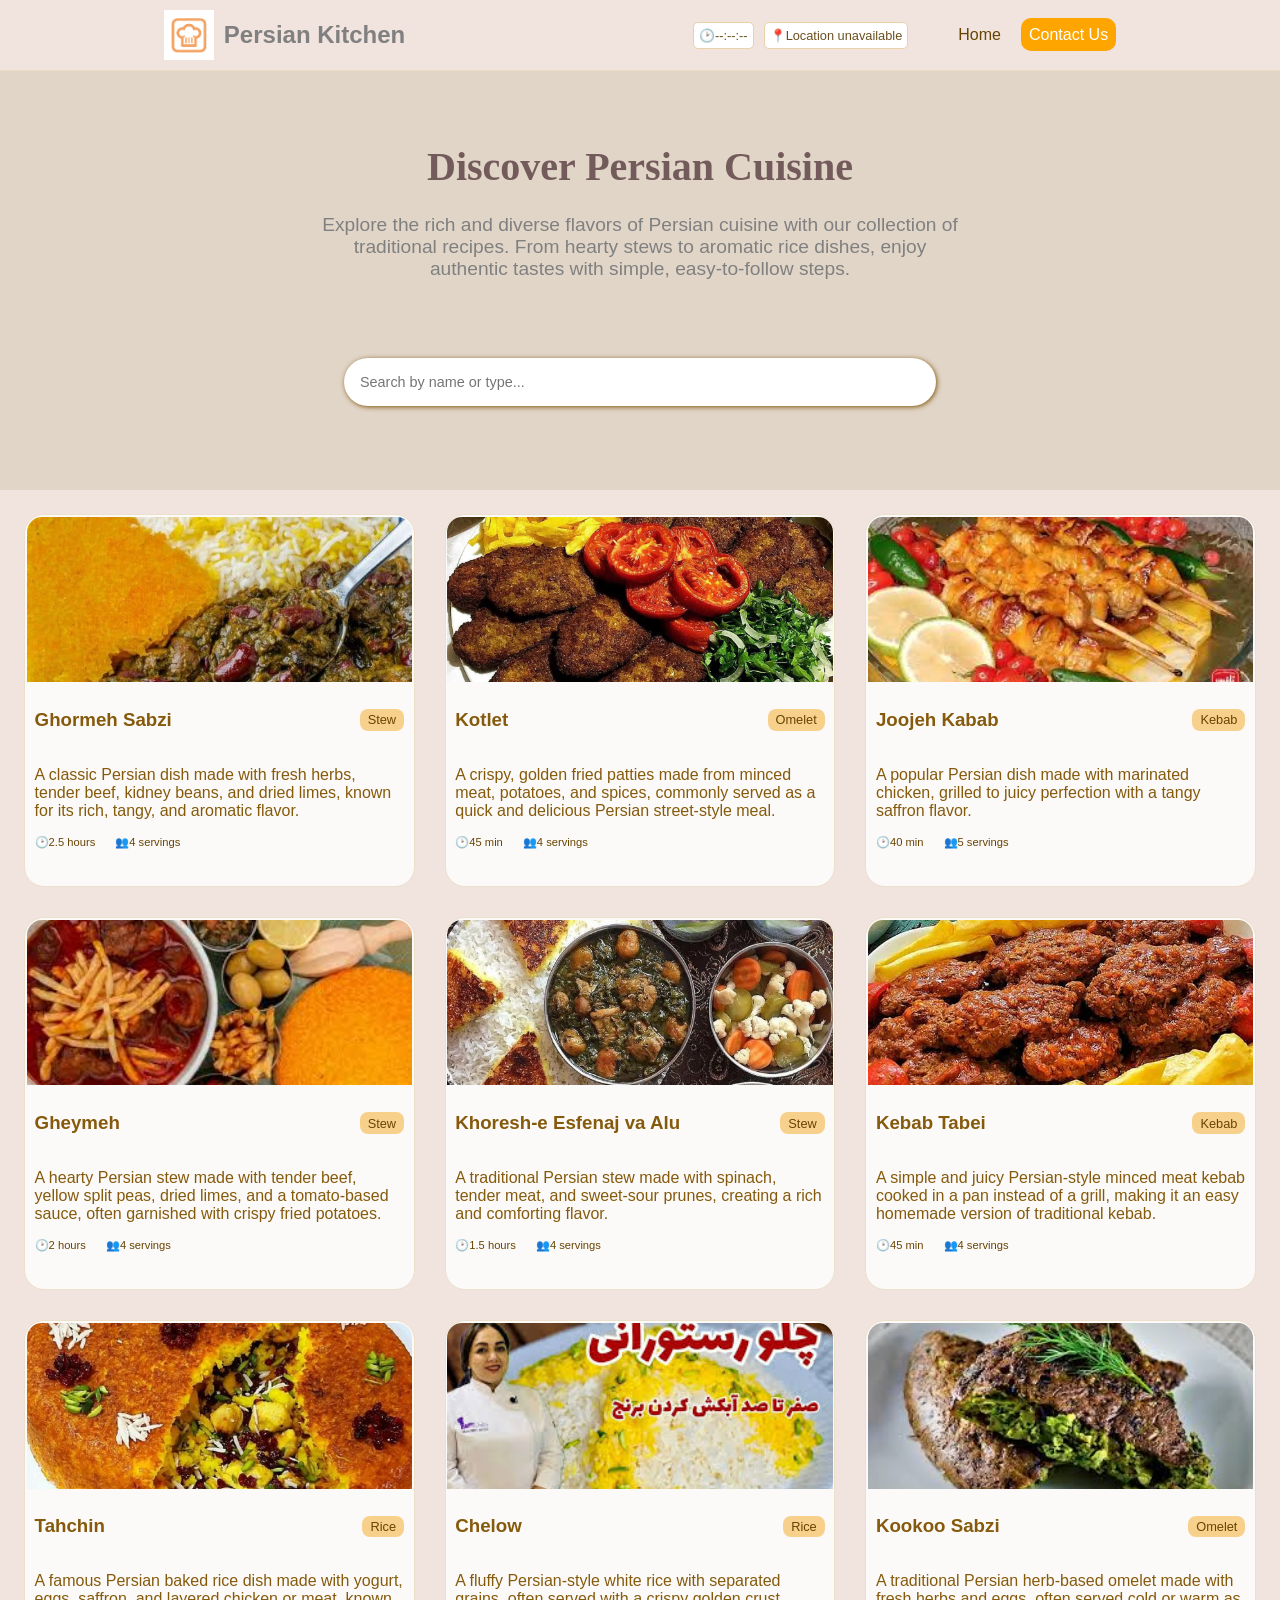
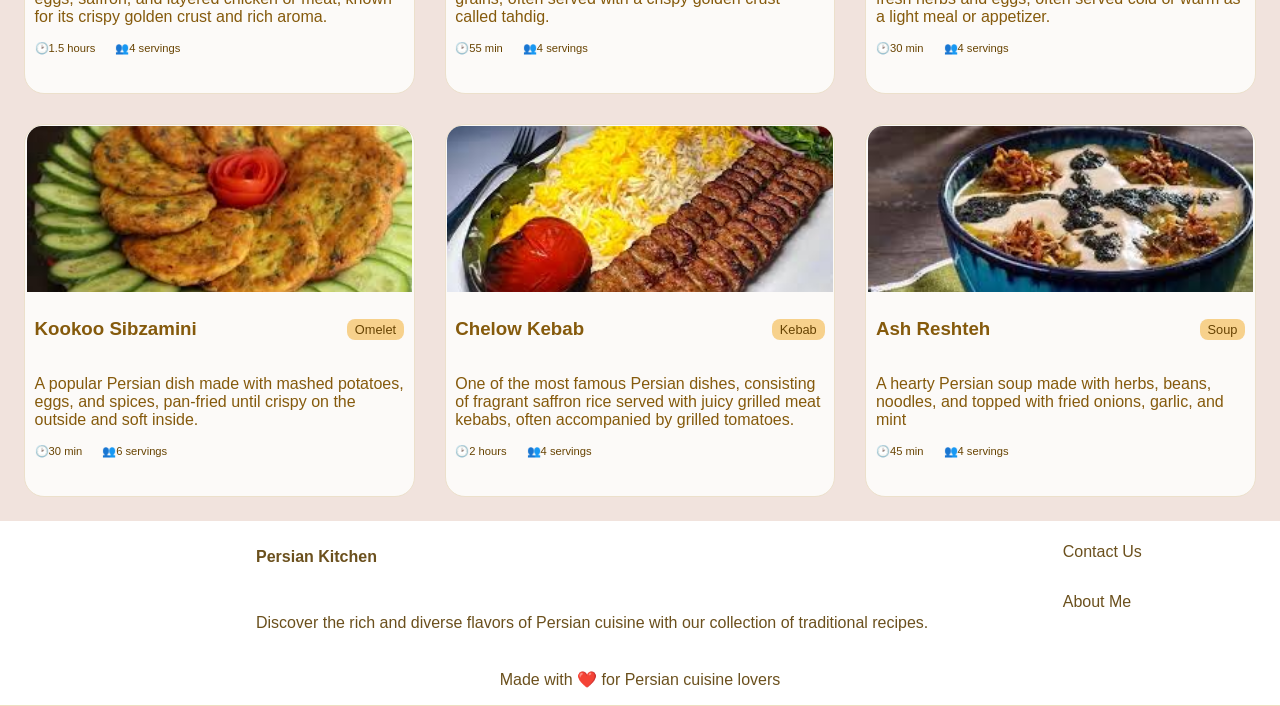
<file: index.html>
<!-- index.html    -->
<!DOCTYPE html>
<html lang="en">
<head>
    <meta charset="UTF-8">
    <meta name="viewport" content="width=device-width, initial-scale=1.0">
    <!-- <base href="/PersianDishes/"> -->

    <!-- <meta http-equiv="Content-Security-Policy" 
        content="
            default-src 'self';
            img-src 'self' data:;
            style-src 'self' 'unsafe-inline';
            script-src 'self';
            connect-src 'self' https://zamzame.github.io https://geoapi.info https://timeapi.io;
        ">         -->
    <!-- <link rel="stylesheet" href="styles/styles.css"> -->
    <!-- <link rel="stylesheet" href="../styles/styles.css"> -->
     <link rel="stylesheet" href="styles/styles.css">
     
</head>
<body>
    <!-- <header id="header"></header>-->
    <header>
    <nav>
        <section class="left">
            <img src="images/chef-hat.png" alt="chef hat logo" class="chef-logo">      
            <!-- <img src="/images/chef-hat.png" alt="chef hat logo" class="chef-logo"> -->
            <h1>Persian Kitchen</h1>
        </section>
        <section class="right">
        <span class="current-time"></span>
        <span class="current-location"></span>
        <!-- <ul>
            <li><a href="index.html" class="home">Home</a></li>
            <li><a href="pages/contactUs.html" class="contactBtn">Contact Us</a></li>
        </ul>       -->
        <ul>
            <li><a href="index.html" class="home">Home</a></li>
            <li><a href="pages/contactUs.html" class="contactBtn">Contact Us</a></li>            
            <!-- <li><a href="../index.html" class="home">Home</a></li>
            <li><a href="../pages/contactUs.html" class="contactBtn">Contact Us</a></li> -->
        </ul>
        </section>
    </nav>
    <!-- <script type="module" src="../scripts/header.js"></script> -->
    </header>     
    <main>
        <!-- Gallery -->
        <section class="middleSec">
            <div class="galleryTitle">
                <h1 class="galTitle">Discover Persian Cuisine</h1>
                <span class="galDesc">Explore the rich and diverse flavors of Persian cuisine with our collection of</span> 
                <span class="galDesc">traditional recipes. From hearty stews to aromatic rice dishes, enjoy</span> 
                <span class="galDesc">authentic tastes with simple, easy-to-follow steps.</span>    
            </div>

            <!-- search bar -->
            <section class="searchBar"> 
                <input type="text" class="inputSearch" placeholder="Search by name or type...">
                 <br><br>
            </section>        
        </section> 
        <section class="dishes">
            <!-- <h4 class="notFoundMsg" >notFoundMsg</h4> -->
            <!-- <article class="dishCard">
                <figure class="dishImg">
                    <img src="images/alu-esfenaj.png" alt="core-banking system logo which is our current project." >
                </figure>
                <section class="dishDetails">
                    <section class="dishTitle">
                        <h3 class="title">Ghormeh Sabzi</h3>
                        <span class="dishType">Stew</span>
                    </section>
                    <p class="dishDesc">A hearty Persian stew made with tender beef, 
                                    yellow split peas, dried limes, and a tomato-based sauce, 
                                    often garnished with crispy fried potatoes.</p>
                    <section class="badge">
                        <span class="servingBadge">4 People</span>
                        <span class="timeBadge">1-1.5 hours</span>
                    </section> 
                </section>
            </article>             -->
        </section>
    </main>
    <div id="footer">
        <section class="footer-top">
            <section class="left">
                <h4>Persian Kitchen</h4>
                <p>Discover the rich and diverse flavors of Persian cuisine with our collection of traditional recipes.</p>
            </section> 
            <section class="right">
                <p> Contact Us</p>        
                <p>About Me</p>
            </section>
        </section>   

        <section class="footer-bottom">
            <p> Made with ❤️ for Persian cuisine lovers</p>
        </section>        
    </div>
    <script type="module" src="scripts/main.js"></script>
    <!-- <script type="module" src="../scripts/main.js"></script> -->
</body>
</file>
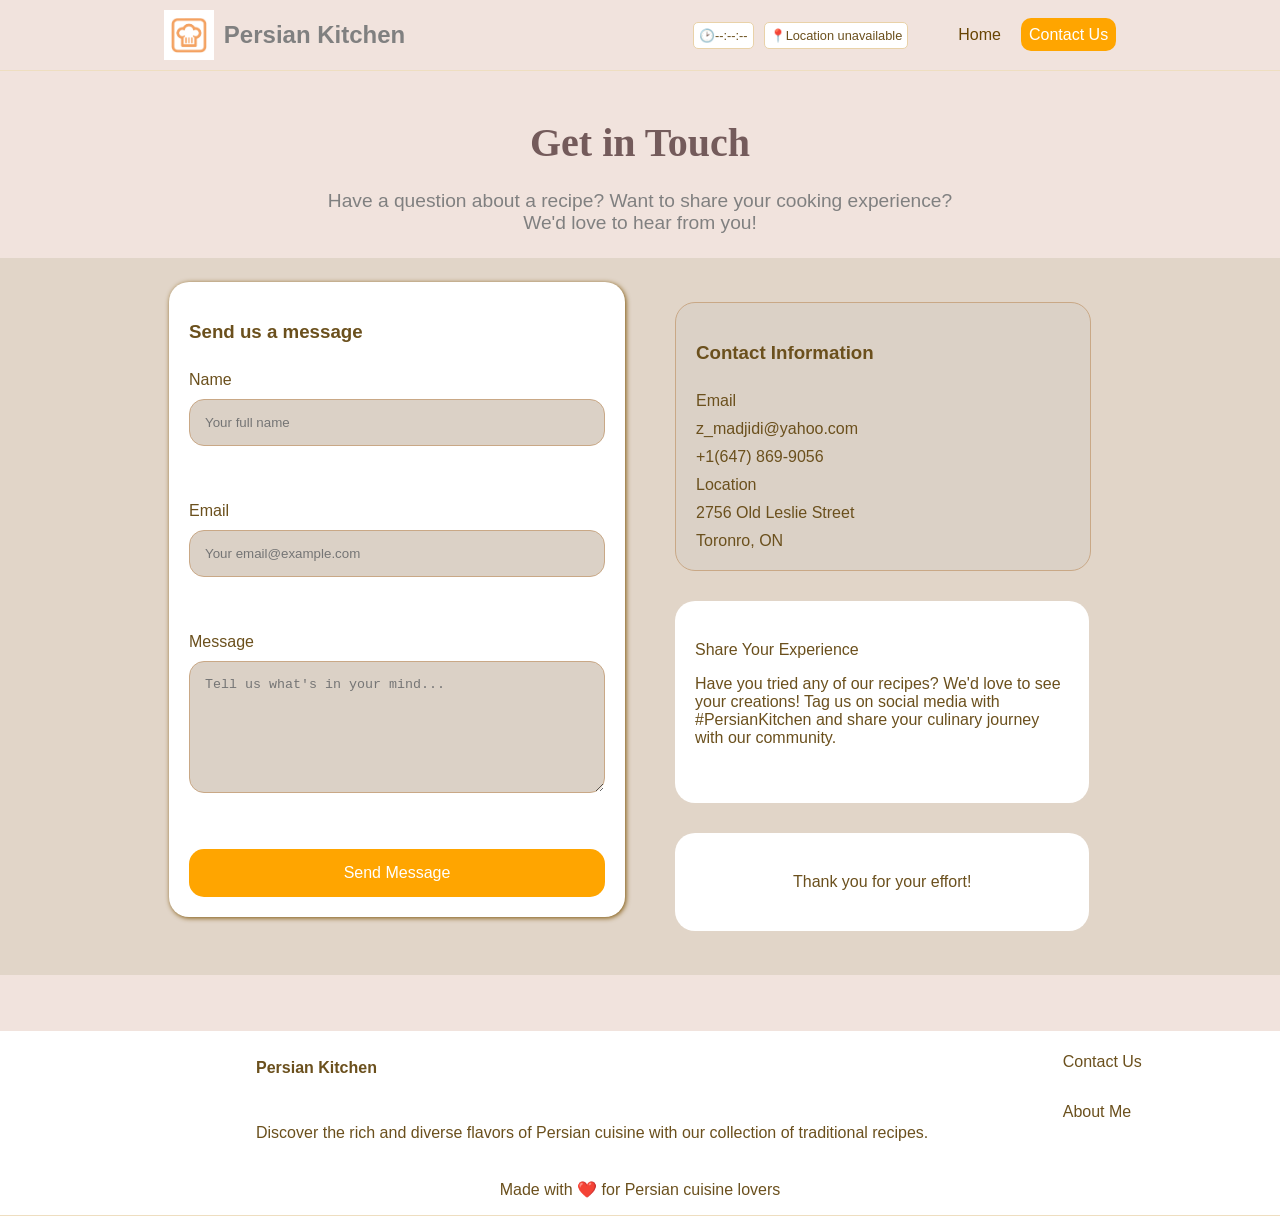
<file: pages/contactUs.html>
<!-- contactUs.html    -->
<!DOCTYPE html>
<html lang="en">
<head>
    <meta charset="UTF-8">
    <meta name="viewport" content="width=device-width, initial-scale=1.0">
    <link rel="stylesheet" href="../styles/styles.css">
</head>
<body>
    <!-- <header id="header"></header> -->
    <header>
    <nav>
        <section class="left">
            <img src="../images/chef-hat.png" alt="chef hat logo" class="chef-logo">      
            <!-- <img src="/images/chef-hat.png" alt="chef hat logo" class="chef-logo"> -->
            <h1>Persian Kitchen</h1>
        </section>
        <section class="right">
        <span class="current-time"></span>
        <span class="current-location"></span>
        <!-- <ul>
            <li><a href="index.html" class="home">Home</a></li>
            <li><a href="pages/contactUs.html" class="contactBtn">Contact Us</a></li>
        </ul>       -->
        <ul>
            <li><a href="../index.html" class="home">Home</a></li>
            <li><a href="../pages/contactUs.html" class="contactBtn">Contact Us</a></li>
        </ul>
        </section>
    </nav>
    <!-- <script type="module" src="../scripts/header.js"></script> -->
    </header>     
    <main>
        <section class="galleryTitle">
            <h1 class="galTitle">Get in Touch</h1>
            <span class="galDesc">Have a question about a recipe? Want to share your cooking experience?</span>
            <span class="galDesc">We'd love to hear from you!</span>
            
        </section>
        <section class="contactUs">  
            <form class="contactForm">
                <h3 class="msgTitle">Send us a message</h3>
                <label for="name">Name</label>
                <input type="text" class="name" name="name" placeholder="Your full name"><br><br>

                <label for="email">Email</label>
                <input type="email" class="email" name="email" placeholder="Your email@example.com"><br><br>
                
                <label for="message">Message</label>
                <textarea class="message" name="message" placeholder="Tell us what's in your mind..."></textarea><br><br>
                <section class="submitBtn">
                    <button type="submit">Send Message</button><br>     
                </section>           
            </form>
            <section class="contactInfo">
                <section class="infos">
                    <h3>Contact Information</h3>
                    <span>Email</span>
                    <span>z_madjidi@yahoo.com</span>
                    <span>+1(647) 869-9056</span>
                    <span>Location</span>
                    <span>2756 Old Leslie Street</span>
                    <span>Toronro, ON</span>
                </section>
                <section class="talkTo">
                    <span>Share Your Experience
                    <p>Have you tried any of our recipes? We'd love to see your creations! 
                        Tag us on social media with #PersianKitchen and share your culinary 
                        journey with our community.
                    </p>                    
                </section>
                <section class="thankYou">
                    <span>Thank you for your effort!</span>
                </section>
            </section>
        </section>
    </main>
    <footer id="footer">
        <section class="footer-top">
            <section class="left">
                <h4>Persian Kitchen</h4>
                <p>Discover the rich and diverse flavors of Persian cuisine with our collection of traditional recipes.</p>
            </section> 
            <section class="right">
                <p> Contact Us</p>        
                <p>About Me</p>
            </section>
        </section>   

        <section class="footer-bottom">
            <p> Made with ❤️ for Persian cuisine lovers</p>
        </section>        
    </footer>    
    <script type="module" src="../scripts/contactUs.js"></script>
</body>
</file>
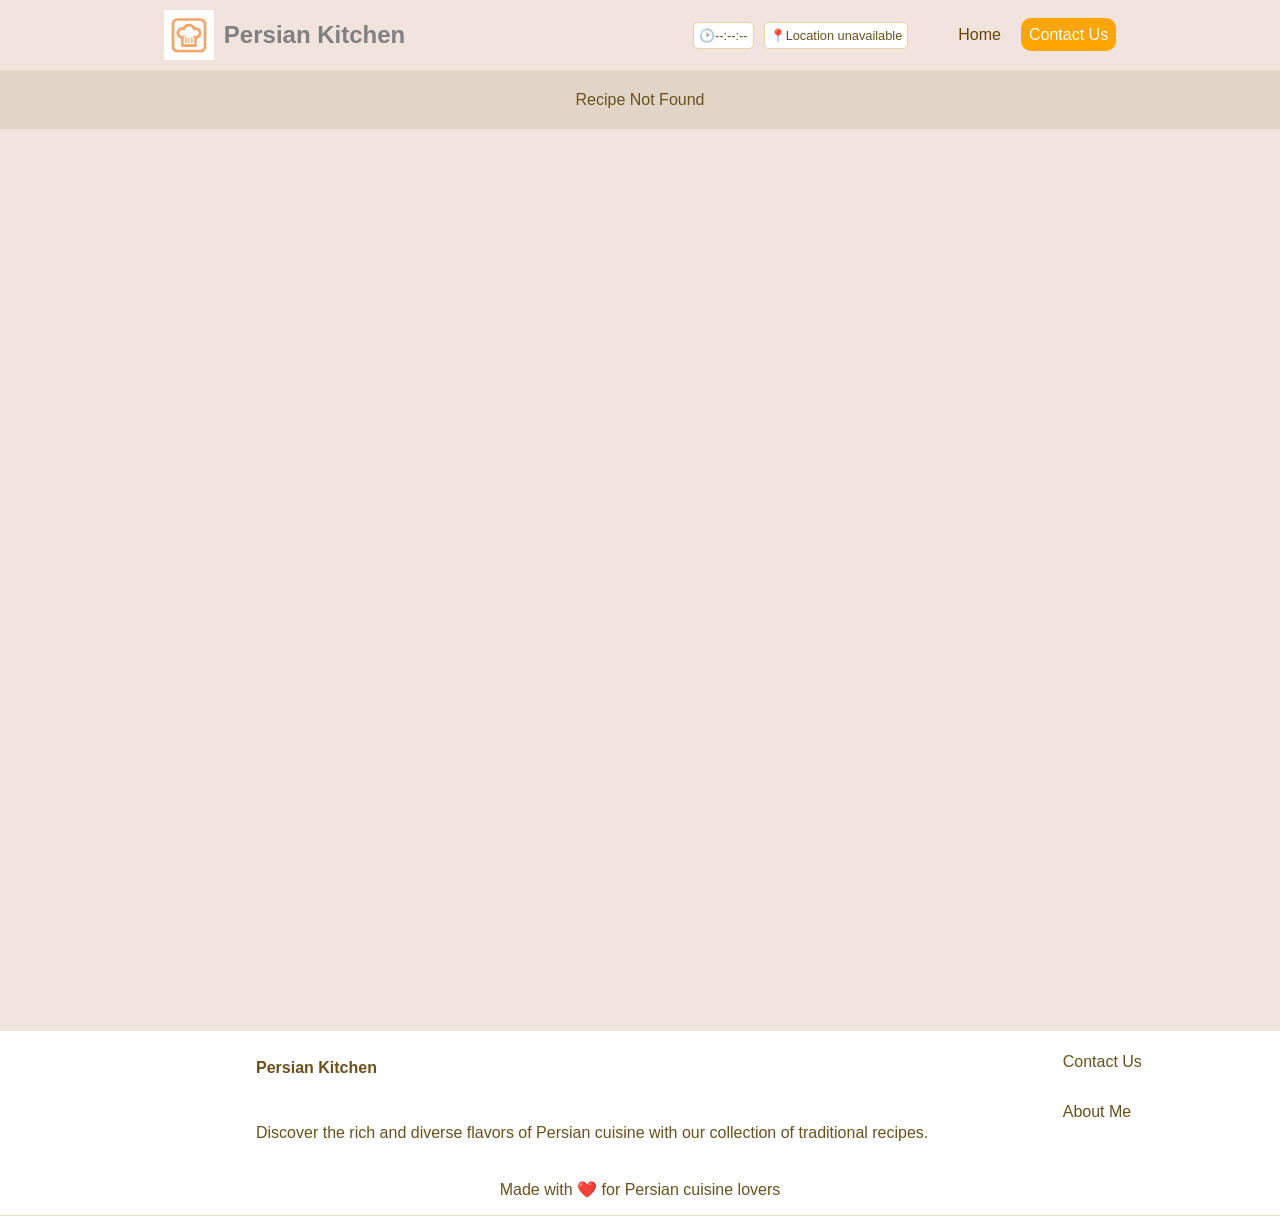
<file: pages/dishRecipe.html>
<!-- dishRecipe.html   -->
<!DOCTYPE html>
<html lang="en">
<head>
    <meta charset="UTF-8">
    <meta name="viewport" content="width=device-width, initial-scale=1.0">
    <link rel="stylesheet" href="../styles/styles.css">
</head>
<body>
    <!-- <header id="header"></header> -->
    <header>
    <nav>
        <section class="left">
            <img src="../images/chef-hat.png" alt="chef hat logo" class="chef-logo">      
            <!-- <img src="/images/chef-hat.png" alt="chef hat logo" class="chef-logo"> -->
            <h1>Persian Kitchen</h1>
        </section>
        <section class="right">
        <span class="current-time"></span>
        <span class="current-location"></span>
        <!-- <ul>
            <li><a href="index.html" class="home">Home</a></li>
            <li><a href="pages/contactUs.html" class="contactBtn">Contact Us</a></li>
        </ul>       -->
        <ul>
            <li><a href="../index.html" class="home">Home</a></li>
            <li><a href="../pages/contactUs.html" class="contactBtn">Contact Us</a></li>
        </ul>
        </section>
    </nav>
    <!-- <script type="module" src="../scripts/header.js"></script> -->
    </header>     
    <main>
        <section class="myDishRecipe">
            <!-- <section class="myDishImg">
                <img src="../images/alu-esfenaj.png" alt="Ghormeh Sabzi">              
            </section>
            <section class="recipe">
                <span class="dishType">Stew</span>
                <h2 class="recipeTitle">Ghormeh Sabzi</h2>
                <p class="recipeDesc">A hearty Persian stew made with tender beef, 
                                        yellow split peas, dried limes, and a tomato-based sauce, 
                                        often garnished with crispy fried potatoes.</p>
                <section class="dishBadge">
                    <section class="prepBadge">
                        <span class="emoji">🕑</span>
                        <span class="lbl"></span>
                        <span class="prepTime">20 min</span>
                    </section>

                    <section class="cookBadge"></section>
                        <span class="emoji">👩‍🍳</span>
                        <spa class="lbl"></spa>
                        <span class="cookTime">1.20 hours</span>
                    </section>
                    <section class="servBadge"></section>
                        <span class="emoji">👥</span>
                        <span class="lbl"></span>
                        <span class="serving">4</span>
                    </section>
                </section>
                <section class="ingrdn">
                    <h2 class="ingrdnTitle">Ingredients</h2>
                    <ul class="ingrdnList">
                        <li>500g beef stew meat, cut into cubes</li>
                        <li>1 large onion, finely chopped</li>
                        <li>2 cups fresh parsley, finely chopped</li>
                        <li>1 cup fresh cilantro, finely chopped</li>
                        <li>1 cup fresh fenugreek leaves (or 2 tablespoons dried fenugreek), finely chopped</li>
                        <li>1 cup yellow split peas, rinsed and soaked for at least 30 minutes</li>
                        <li>3-4 dried limes (limoo amani), pierced with a fork</li>
                        <li>2 medium tomatoes, diced</li>
                        <li>3 tablespoons vegetable oil</li>
                        <li>Salt and pepper to taste</li>
                        <li>1 teaspoon turmeric</li>        
                    </ul>
                </section>
                <section class="instruct">
                    <h2 class="instructTitle">Preparation Steps</h2>
                    <ul class="instructList">
                        <li>In a large pot, heat the vegetable oil over medium heat. Add the chopped onions and sauté until golden brown.</li>
                        <li>Add the beef cubes to the pot and cook until they are browned on all sides.</li>
                        <li>Stir in the turmeric, salt, and pepper, and cook for another minute to coat the meat with the spices.</li>
                        <li>Add the chopped parsley, cilantro, and fenugreek leaves to the pot. Cook for about 5-7 minutes until the herbs are wilted and fragrant.</li>
                        <li>Drain the soaked yellow split peas and add them to the pot along with the diced tomatoes and dried limes. Stir everything together.</li>
                        <li>Pour in enough water to cover the ingredients (about 4-5 cups). Bring to a boil, then reduce the heat to low, cover, and let it simmer for about 1-1.5 hours until the meat is tender and the flavors are well combined.</li>   
                    </ul>
                </section>
                <section class="enjoy">
                    <p>Enjoy your meal!❤️</p>
                </section>
            </section> -->
            
        </section> 
    </main> 
    <footer id="footer">
        <section class="footer-top">
            <section class="left">
                <h4>Persian Kitchen</h4>
                <p>Discover the rich and diverse flavors of Persian cuisine with our collection of traditional recipes.</p>
            </section> 
            <section class="right">
                <p> Contact Us</p>        
                <p>About Me</p>
            </section>
        </section>   

        <section class="footer-bottom">
            <p> Made with ❤️ for Persian cuisine lovers</p>
        </section>        
    </footer>
    <script type="module" src="../scripts/dishRecipe.js"></script>
</body>
</file>
<file: styles/styles.css>
body {
    margin: 0;
    /* font-family: Arial, sans-serif; */
    font-family: 'Gill Sans', 'Gill Sans MT', Calibri, 'Trebuchet MS', sans-serif;
    background-color: rgb(241, 227, 221);
    color: rgb(107, 80, 29);
}
header {
    position: sticky;
    top: 0;
    z-index: 1000;    
    background-color: rgb(241, 227, 221);
    width:100%;
    border-bottom: 0.1px solid rgb(238, 222, 192);
}
header .right {
    display: flex;
    justify-content: center;
    align-items: center;
    gap: 10px;
    /* padding-right: 10px; */
}

header span{
    background-color: white;
    /* font-size: 12px; */
    font-size: 0.8rem;
    padding: 5px;
    border-radius: 5px;
    border: 1px solid rgb(233, 210, 168);
}

#footer {
    display: flex;
    flex-direction: column;
    justify-content: center;
    align-items: center;
    background-color: white;
    /* border-bottom: 2px solid orange; */
    width:100%;
    border-bottom: 0.1px solid rgb(238, 222, 192);
    /* border-bottom: 0.1px solid rgb(238, 222, 192);     */
}

.footer-top {
    display: flex;
    width:100%;
}

.footer-top .left {
    display: flex;
    flex-direction: column;
    align-items: flex-start;
    margin : 0.5% 0.5% 0.5% 20%;    
    flex-wrap: wrap;
}

.footer-top .right{
    display: flex;
    flex-direction: column;
    align-items: flex-start;
    margin : 0.5% 0.5% 0.5% 10%;    
    flex-wrap: wrap;
}

h1 {
    font-size: 1.5rem;
    margin: 0;
}

nav {
    display:flex;
    justify-content: space-around;
    align-items: center; 
    padding: 10px 20px;
}
.left {
    display:flex;
    align-items: center;
    gap: 10px;
}
.left h1{
    color: grey;
}
.chef-logo {
    width: 50px;
    height: 50px;
}
.right ul{
    display: flex;
    list-style: none;
    gap: 20px;
}

.home {
    text-decoration: none;
    outline-style: none;
    color: rgb(104, 68, 3);
    font-size: 1rem;
}
.home:hover{
    font-weight: bold;
    cursor: pointer;
}
.contactBtn {
    text-decoration: none;
    outline-style: none;
    /* background-color: rgb(202, 193, 176); */
    background-color: orange;
    color:white;
    /* color: rgb(104, 68, 3); */
    padding: 0.5rem;
    border-radius: 10px;
    font-size: 1rem;
}
.contact:hover{
    background-color: rgb(180, 173, 158);
    cursor: pointer;
}
main {
    display: flex;
    flex-direction: column;
    align-items: center;
    height: auto;
    min-height: 60rem;
}

.middleSec {
    display: flex;
    flex-direction: column;
    align-items: center;
    justify-content: center;
    background-color: #e1d5c8;
    max-width: auto ;
    width: 100%;
    gap:30px;
    padding: 1.5rem;
}
.galleryTitle{
    display: flex;
    flex-direction: column;
    font-family: 'Gill Sans', 'Gill Sans MT', Calibri, 'Trebuchet MS', sans-serif;
    justify-content: center;
    align-items: center;
    flex-wrap: wrap;
    padding: 1.5rem;
}

.galTitle{
    align-items: center;
    color: rgb(116, 91, 91);
    font-family: 'Times New Roman', Times, serif;
    font-weight: bold;
    font-size: 2.5rem;  
    min-width: 3rem;
    padding: 1.5rem;
}

.galDesc{
    display: flex;
    justify-content: center;
    align-items: center;
    color: grey;
    align-items: center;
    font-size: 1.2rem;  
    /* max-width: 650px;  */
    max-width: 40rem;     
    flex-wrap: wrap;   
}

.searchBar {
    display: flex;
    flex-direction: column;
    align-items: center;
    padding: 1.5rem;
}

.inputSearch{
    display:flex;
    justify-content: center;
    color: rgb(126 84 7);
    width: 35rem;
/* 
    width: 100%;
    max-width: 35rem; */
    
    padding: 1rem;
    font-size: 0.9rem; 
    border: none;
    border-radius: 30px;
    box-shadow: 1px 1px 5px rgb(126 84 7);
    
}

.inputSearch:focus{
    cursor:text;
    outline: none;
    border: 1px solid rgb(133, 90, 12);
}
.inputSearch:hover{
    cursor: text;
}
.notFoundMsg {
    display: flex;
    justify-content: center;
    color: gray;
    font-style: italic;
    width: 100%;
    max-width: 30rem;   
    padding: 15rem;
}

.dishes{
    display: flex;
    flex-wrap: wrap;
    justify-content: center;
    gap: 30px;
    padding: 1.5rem;
    max-width: 80rem; 
    /* display: flex;
    flex-wrap: wrap;
    justify-content: center;
    align-items: center;
    gap: 30px;
    padding: 1.5rem;       */
}

/* Dish Card Info */
.dishCard {
    display: flex;    
    flex-direction: column;
    justify-items: flex-start;
    height: auto;
    max-height: 23rem; 
    width: 100%;    
    max-width: 25rem;   
    padding: 0.1rem;
    border: 0.5px solid rgb(236, 224, 203);
    background-color: rgb(252, 250, 248);
    color: rgb(133, 90, 12);
    border-radius: 20px;
    transition: transform 0.3s;
    /* flex-wrap: wrap; */
    flex-shrink: 0;

    /*Responsive */
    flex: 1 1 280px;   /* key for responsiveness */
    max-width: 25rem;
    width: 100%;    
}

.dishCard:hover {
    transform: scale(1.05);
    border: 1px solid rgb(133, 90, 12);
    box-shadow: 2px 2px 10px rgb(133, 90, 12);
}
.dishImg {
    justify-content: stretch;
    border-radius: 15px 15px 0 0;
    margin: 0;
    /* padding: 0px; */
    width: 100%;
    height: 45%;    
}

.dishImg img {
    width: 100%;
    height: 100%;    
    border-radius: inherit;
    object-fit: cover;
    display: block;        
}
 
.dishDetails {
    display: flex;
    flex-direction: column;
    justify-content: center;
    margin: 0.5rem;
}
.dishTitle {
    display: flex;
    justify-content: space-between;
    align-items: center;
}
.title { 
    color: rgb(133, 90, 12);
    font-family: 'Times New Roman', Times, serif;
    font-weight: bold;
}

.dishType {
    background-color: rgb(247, 209, 140);
    color: rgb(104, 68, 3);
    padding: 0.2rem 0.5rem;
    border-radius: 0.5rem;
    font-size: 0.8rem;
    width: fit-content;
}

.dishDesc {
    display: flex;
    font-family: Arial, Helvetica, sans-serif;
    /* font-size: 1em; */
    font-size: 1rem;
    line-height: 1.5;
    color: rgb(104, 68, 3);
}        

.badge {
    display: flex;
    justify-content: flex-start;
    background-color: rgb(252, 250, 248);        
    font-family: Arial, Helvetica, sans-serif;    
    color: rgb(104, 68, 3);
    /* font-size: 11px; */
    font-size: 0.7rem;
    gap: 20px;
    width: 22rem;
    width: 22rem;
    /* margin-bottom: 0; */
}      

.dishBadge{
    display: flex;
    /* justify-content: space-evenly; */
    justify-content: center;
    background-color: white;
    font-family: Arial, Helvetica, sans-serif;    
    color: rgb(104, 68, 3);
    font-size: 0.8rem;
    gap: 50px;
    padding: 32px;
    width: fit-content;
    /* min-width: 450;
    width: 100%; */
    min-width: 20rem;
    border-radius: 20px;
}    
/* .prepBadge  */
.dishBadge section{
    display: flex;
    flex-direction: column;
    justify-content: center;
    align-items: center;
    gap:10px;
}
/* Preparation Time */
.emojip{
    width:100%;
    max-width: 20px;
}

.lblp{
    font-size: 0.7rem;
}
.prepTime{
    font-size: 1rem;
}
/* Cooking Time */
.emojic{
    width:100%;
    max-width: 20px;
}

.lblc{
    gap: 10px;
    font-size: 0.7rem;
}

.cookTime{
    font-size: 1rem;
}
/* Serving Time */
.emojis{
    width:100%;
    max-width: 20px;
}

.lbls{
    gap: 10px;
    font-size: 0.7rem;
}

.serving{
    font-size: 1rem;
}

.ingrdnList{
    display: flex;
    flex-direction: column;
    justify-content: flex-start;
    background-color: white;
    gap: 10px;
    padding: 30px;
    /* width: 100%; */
    /* min-width: 420px; */
    min-width: 20rem;
    border-radius: 20px;    
}

.instructList{
    display: flex;
    flex-direction: column;
    justify-content: flex-start;
    list-style-type: decimal;
    gap: 20px;
    /* width: 100%; */
    /* min-width: 420px; */
    /* padding: 30px; */
    /* padding: auto; */
    min-width: 22rem;
    border: 1px solid rgb(233, 210, 168);
    border-radius: 20px;        
}

.instructList li {
    background-color: white;
    border: 1px solid rgb(233, 210, 168);
    border-radius: 10px;  
    padding: 15px;
    gap: 50px;
}

.enjoy {
    display: flex;
    justify-content: center;

    background-color: rgb(248, 227, 217);
    color: rgb(145, 113, 53);
    border: 1px solid rgb(145, 113, 53);
    /* width: 100%; */
    /* min-width: 420px;     */
    min-width: 22rem;
    /* padding: 30px; */
    padding: 26px 20px 26px 20px;
    
    border-radius: 20px;        
}

.myDishRecipe{
    display: flex;
    align-items: normal;    
    /* justify-content: space-evenly; */
    justify-content: center;
    background-color: #e1d5c8;
    margin-top:0;
    gap: 40px;
    padding: 20px;
    width: 100%;
    flex-wrap: wrap;

    /* overflow:hidden; */
}

.myDishImg {
    display: flex;
    justify-content: center;
    border-radius: 15px 15px 0 0;
    margin: 0;
    /* padding: 0px; */
}

.myDishImg img {
    /* width: 400px;
    height: 400px;     */
    width: 24rem;
    height: 24rem;    
    border-radius: 20px;
    box-shadow: 2px 2px 10px rgb(117, 117, 116);    
    object-fit: cover;
    display: block;        
}

.recipe {
    display: flex;
    flex-direction: column;
    justify-content: center;
    align-items: center;
    /* width: 400px;
    gap: 20px; */
    width: 24rem;
    gap: 20px;
        
    /* overflow-y: scroll;
    scrollbar-width: none; 
    -ms-overflow-style: none;     */
}

.contactUs {
    display: flex;
    align-items: flex-start;
    justify-content: center;
    background-color: #e1d5c8;
    max-width: auto ;
    width: 100%;
    gap:30px;
    padding: 1.5rem;
    flex-wrap: wrap;
}

.contactForm {
    display: flex;
    flex-direction: column;
    justify-content: center;
    background-color: white;
    width: fit-content;
    /* min-width: 420px; */
    min-width: 26rem;
    border-radius: 20px;  
    padding:20px;   
    gap: 10px;
    box-shadow: 1px 1px 5px rgb(126 84 7);         
}

.contactForm input{
    /* background-color: rgb(223, 213, 193); */
    background-color: #dbd1c6;
    border: 0.2px solid #c9a886;    
    padding: 15px;
    border-radius: 15px;
}
.contactForm input:focus{
    cursor:cell;
    outline: none;
    border: 1px solid rgb(133, 90, 12);
}
.contactForm input:hover{
    cursor: text;
}

.contactForm textarea{
    /* background-color: rgb(223, 213, 193); */
    background-color: #dbd1c6;
    border: 0.2px solid #c9a886;    
    padding: 15px;
    /* min-width: 600px; */
    min-height: 100px;
    border-radius: 15px;
}
.contactForm textarea:focus{
    /* cursor:text; */
    outline: none;
    border: 1px solid rgb(133, 90, 12);
}
.contactForm textarea:hover{
    cursor: text;
}

.submitBtn button{
    background-color: orange;
    color: white;
    border:none;
    border-radius: 15px;
    padding: 15px;
    width: 100%;
    font-size: 1rem;
}
.submitBtn button:focus{
    outline: none;
    border: 1px solid rgb(133, 90, 12);
}
.submitBtn button:hover{
    cursor: pointer;
}

.contactInfo {
    display: flex;
    flex-direction: column;
    justify-content: center;
    /* width: 420px; */
    padding: 20px;
    width: 100%;
    max-width: 26rem;
    gap: 30px;
}

.infos {
    display: flex;
    flex-direction: column;
    justify-content: center;
    /* background-color: white; */
    background-color: #dbd1c6;
    border: 0.2px solid #c9a886;
    gap: 10px;
    padding: 20px;
    width: 100%;
    width: 90%;    
    /* min-width: 420px; */
    min-width: 23rem;
    border-radius: 20px;        
}

.talkTo {
    display: flex;
    flex-direction: column;
    justify-content: center;
    background-color: white;
    gap: 10px;
    padding: 20px;
    padding: 40px 20px 40px 20px;
    /* width: 100%; */
    width: 90%;    
    /* min-width: 420px; */
    min-width: 23rem;
    border-radius: 20px;        
}

.thankYou {
    display: flex;
    flex-direction: column;
    justify-content: center;
    align-items: center;
    background-color: white;
    gap: 10px;
    padding: 40px 20px 40px 20px;
    
    /* width: 100%; */
    width: 90%;
    /* min-width: 420px; */
    min-width: 23rem;
    border-radius: 20px;        
}

@media (max-width: 800px) {
    header .right ul{
        flex-direction: column;
    }    
    header .left h1{
        font-size: 1rem;
    }
    header span {
        font-size: 0.5rem;
    }

    .dishCard {
        flex: 1 1 45%;
    }

    header .contactBtn {
        padding: 0.15rem;
        border-radius: 10px;
        font-size: 0.47rem;
    }    

    .inputSearch {
        /* width: 80%; */
        width: 100%;
        max-width: 35rem;        
    }
    .notFoundMsg {
        align-items: center;
        min-width: 15rem;
    }    
    .myDishRecipe{
        flex-direction: column;
        justify-content: center;
        align-items: center;
    }    

    .recipe .dishType{
        align-items: flex-end;
    }
    .recipe {
        align-items: center;
    }
    .recipeTitle {
        align-items: center;
        justify-content: center;
    }
    .recipeDesc {
        align-items: center;
        justify-content: center;
    }
}

@media (max-width: 600px) {
    .dishCard {
        flex: 1 1 100%;
        max-width: 90%;
    }
    .badge {
        max-width: 90%;
    }

    .inputSearch {

        width: 100%;
        max-width: 35rem;
        font-size: 1rem;
    }

    .galTitle {
        font-size: 1.8rem;
        text-align: center;
    }

    .galDesc {
        font-size: 1rem;
        padding: 0 1rem;
    }

    .middleSec .galTitle {
        align-items: center;
        justify-content: center;        
        padding: 1rem;
    }

    .contactForm{
        min-width: 22rem;
    }
    .contactInfo{
        min-width: 22rem;        
    }

    .footer-top{
        flex-direction: column;
    }
    .footer-top .right{
        margin : 0.5% 0.5% 0.5% 20%;   
    }
}
</file>
